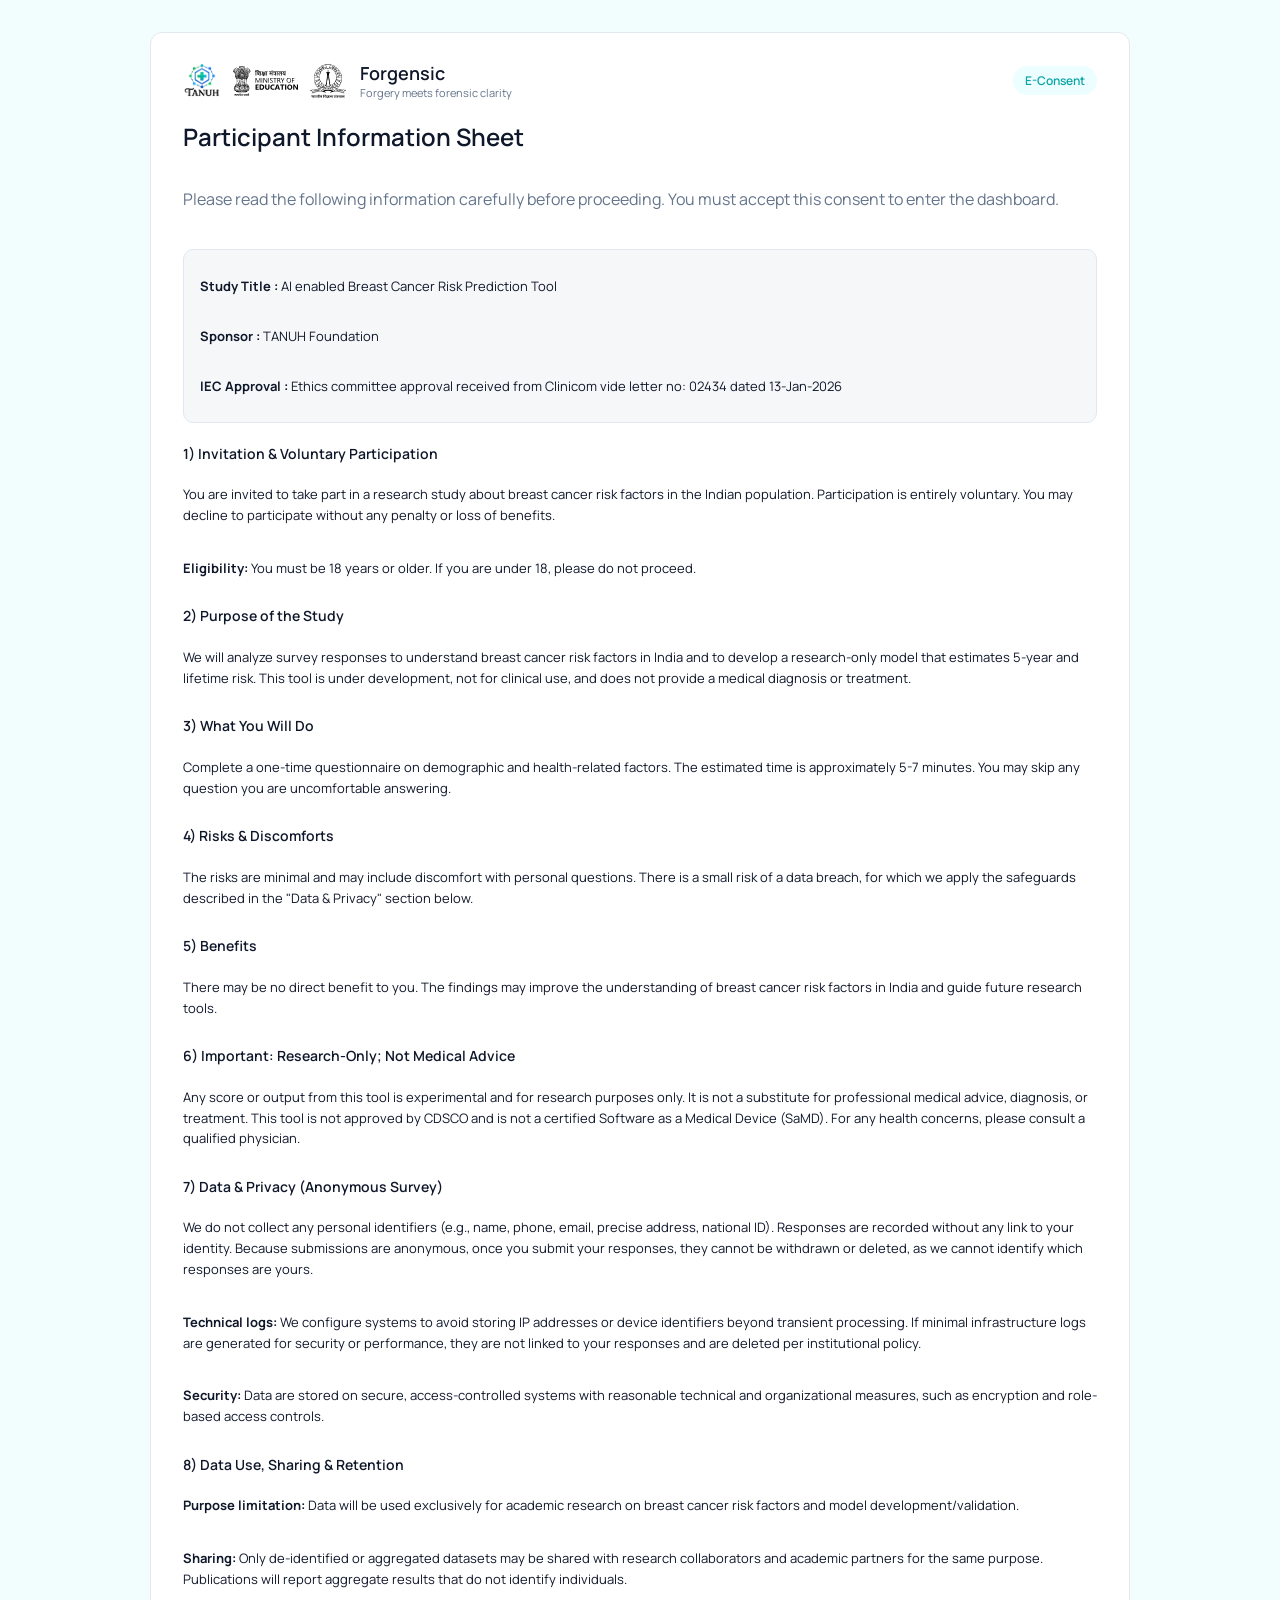
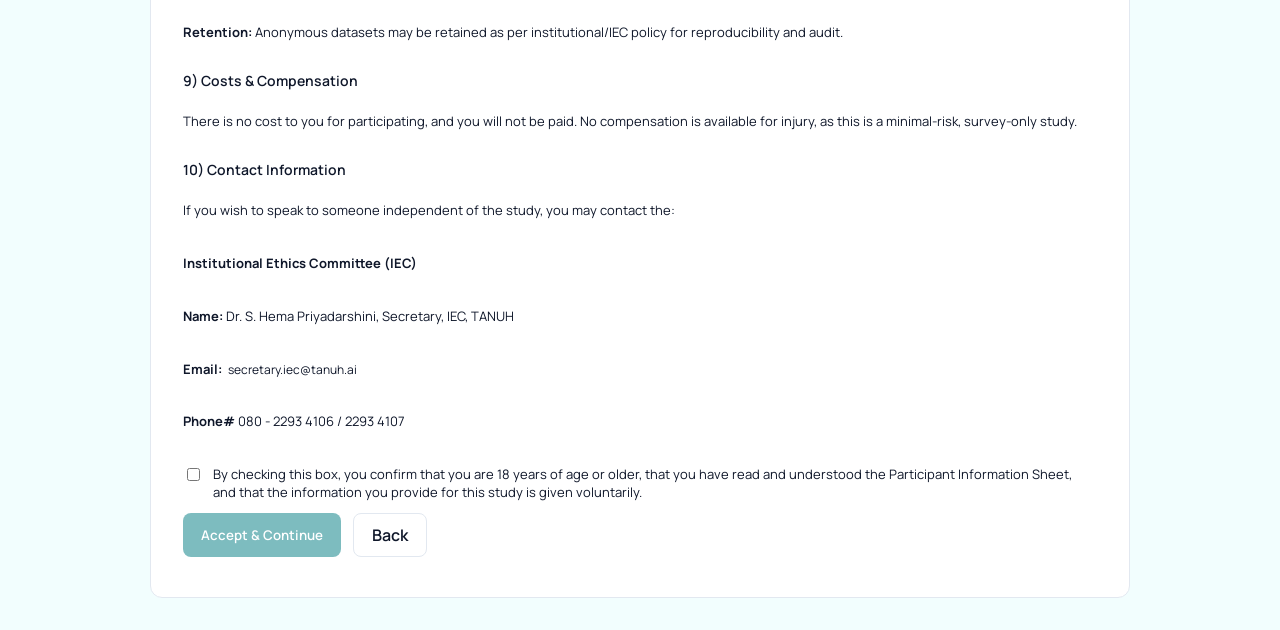
<file: frontend/consent.html>
<!DOCTYPE html>
<html lang="en">
  <head>
    <meta charset="utf-8" />
    <meta name="viewport" content="width=device-width, initial-scale=1" />
    <title>Forgensic E-Consent</title>
    <link rel="preconnect" href="https://fonts.googleapis.com" />
    <link rel="preconnect" href="https://fonts.gstatic.com" crossorigin />
    <link href="https://fonts.googleapis.com/css2?family=Manrope:wght@400;500;600;700&display=swap" rel="stylesheet" />
    <link rel="stylesheet" href="styles.css" />
  </head>
  <body data-page="consent">
    <div class="consent">
      <div class="consent-card">
        <header class="consent-header">
          <div class="brand brand-logos" aria-label="Forgensic home">
            <div class="logo-row" aria-hidden="true">
              <img class="logo-img logo-tanuh" src="logos/tanuh_logo.png" alt="" />
              <img class="logo-img logo-moe" src="logos/MoE_Logo.svg" alt="" />
              <img class="logo-img logo-iisc" src="logos/IISc_Logo.png" alt="" />
            </div>
            <div class="brand-text">
              <div class="brand-name" id="brand-name">Forgensic</div>
              <div class="brand-sub" id="brand-sub">Forgery meets forensic clarity</div>
            </div>
          </div>
          <span class="badge ghost">E-Consent</span>
        </header>

        <section class="consent-intro">
          <h1>Participant Information Sheet</h1>
          <p class="lead">Please read the following information carefully before proceeding. You must accept this consent to enter the dashboard.</p>
        </section>

        <section class="consent-meta">
          <p><strong>Study Title :</strong> AI enabled Breast Cancer Risk Prediction Tool</p>
          <p><strong>Sponsor :</strong> TANUH Foundation</p>
          <p><strong>IEC Approval :</strong> Ethics committee approval received from Clinicom vide letter no: 02434 dated 13-Jan-2026</p>
        </section>

        <section class="consent-body">
          <div class="consent-section">
            <h3>1) Invitation & Voluntary Participation</h3>
            <p>You are invited to take part in a research study about breast cancer risk factors in the Indian population. Participation is entirely voluntary. You may decline to participate without any penalty or loss of benefits.</p>
            <p><strong>Eligibility:</strong> You must be 18 years or older. If you are under 18, please do not proceed.</p>
          </div>
          <div class="consent-section">
            <h3>2) Purpose of the Study</h3>
            <p>We will analyze survey responses to understand breast cancer risk factors in India and to develop a research-only model that estimates 5-year and lifetime risk. This tool is under development, not for clinical use, and does not provide a medical diagnosis or treatment.</p>
          </div>
          <div class="consent-section">
            <h3>3) What You Will Do</h3>
            <p>Complete a one-time questionnaire on demographic and health-related factors. The estimated time is approximately 5-7 minutes. You may skip any question you are uncomfortable answering.</p>
          </div>
          <div class="consent-section">
            <h3>4) Risks & Discomforts</h3>
            <p>The risks are minimal and may include discomfort with personal questions. There is a small risk of a data breach, for which we apply the safeguards described in the "Data & Privacy" section below.</p>
          </div>
          <div class="consent-section">
            <h3>5) Benefits</h3>
            <p>There may be no direct benefit to you. The findings may improve the understanding of breast cancer risk factors in India and guide future research tools.</p>
          </div>
          <div class="consent-section">
            <h3>6) Important: Research-Only; Not Medical Advice</h3>
            <p>Any score or output from this tool is experimental and for research purposes only. It is not a substitute for professional medical advice, diagnosis, or treatment. This tool is not approved by CDSCO and is not a certified Software as a Medical Device (SaMD). For any health concerns, please consult a qualified physician.</p>
          </div>
          <div class="consent-section">
            <h3>7) Data & Privacy (Anonymous Survey)</h3>
            <p>We do not collect any personal identifiers (e.g., name, phone, email, precise address, national ID). Responses are recorded without any link to your identity. Because submissions are anonymous, once you submit your responses, they cannot be withdrawn or deleted, as we cannot identify which responses are yours.</p>
            <p><strong>Technical logs:</strong> We configure systems to avoid storing IP addresses or device identifiers beyond transient processing. If minimal infrastructure logs are generated for security or performance, they are not linked to your responses and are deleted per institutional policy.</p>
            <p><strong>Security:</strong> Data are stored on secure, access-controlled systems with reasonable technical and organizational measures, such as encryption and role-based access controls.</p>
          </div>
          <div class="consent-section">
            <h3>8) Data Use, Sharing & Retention</h3>
            <p><strong>Purpose limitation:</strong> Data will be used exclusively for academic research on breast cancer risk factors and model development/validation.</p>
            <p><strong>Sharing:</strong> Only de-identified or aggregated datasets may be shared with research collaborators and academic partners for the same purpose. Publications will report aggregate results that do not identify individuals.</p>
            <p><strong>Retention:</strong> Anonymous datasets may be retained as per institutional/IEC policy for reproducibility and audit.</p>
          </div>
          <div class="consent-section">
            <h3>9) Costs & Compensation</h3>
            <p>There is no cost to you for participating, and you will not be paid. No compensation is available for injury, as this is a minimal-risk, survey-only study.</p>
          </div>
          <div class="consent-section">
            <h3>10) Contact Information</h3>
            <p>If you wish to speak to someone independent of the study, you may contact the:</p>
            <p><strong>Institutional Ethics Committee (IEC)</strong></p>
            <p><strong>Name:</strong> Dr. S. Hema Priyadarshini, Secretary, IEC, TANUH</p>
            <p><strong>Email:</strong> <a class="footer-link inline" href="mailto:secretary.iec@tanuh.ai" title="Email IEC">secretary.iec@tanuh.ai</a></p>
            <p><strong>Phone#</strong> 080 - 2293 4106 / 2293 4107</p>
          </div>
        </section>

        <form class="consent-actions" id="consent-form">
          <label class="consent-check">
            <input type="checkbox" id="consent-check" />
            <span>By checking this box, you confirm that you are 18 years of age or older, that you have read and understood the Participant Information Sheet, and that the information you provide for this study is given voluntarily.</span>
          </label>
          <div class="consent-buttons">
            <button class="btn btn-primary" id="consent-accept" type="submit" disabled>Accept &amp; Continue</button>
            <a class="btn btn-ghost" href="index.html">Back</a>
          </div>
          <div class="card-meta" id="consent-status"></div>
        </form>
      </div>
    </div>

    <script type="module" src="config.js"></script>
    <script type="module" src="consent.js"></script>
  </body>
</html>
</file>
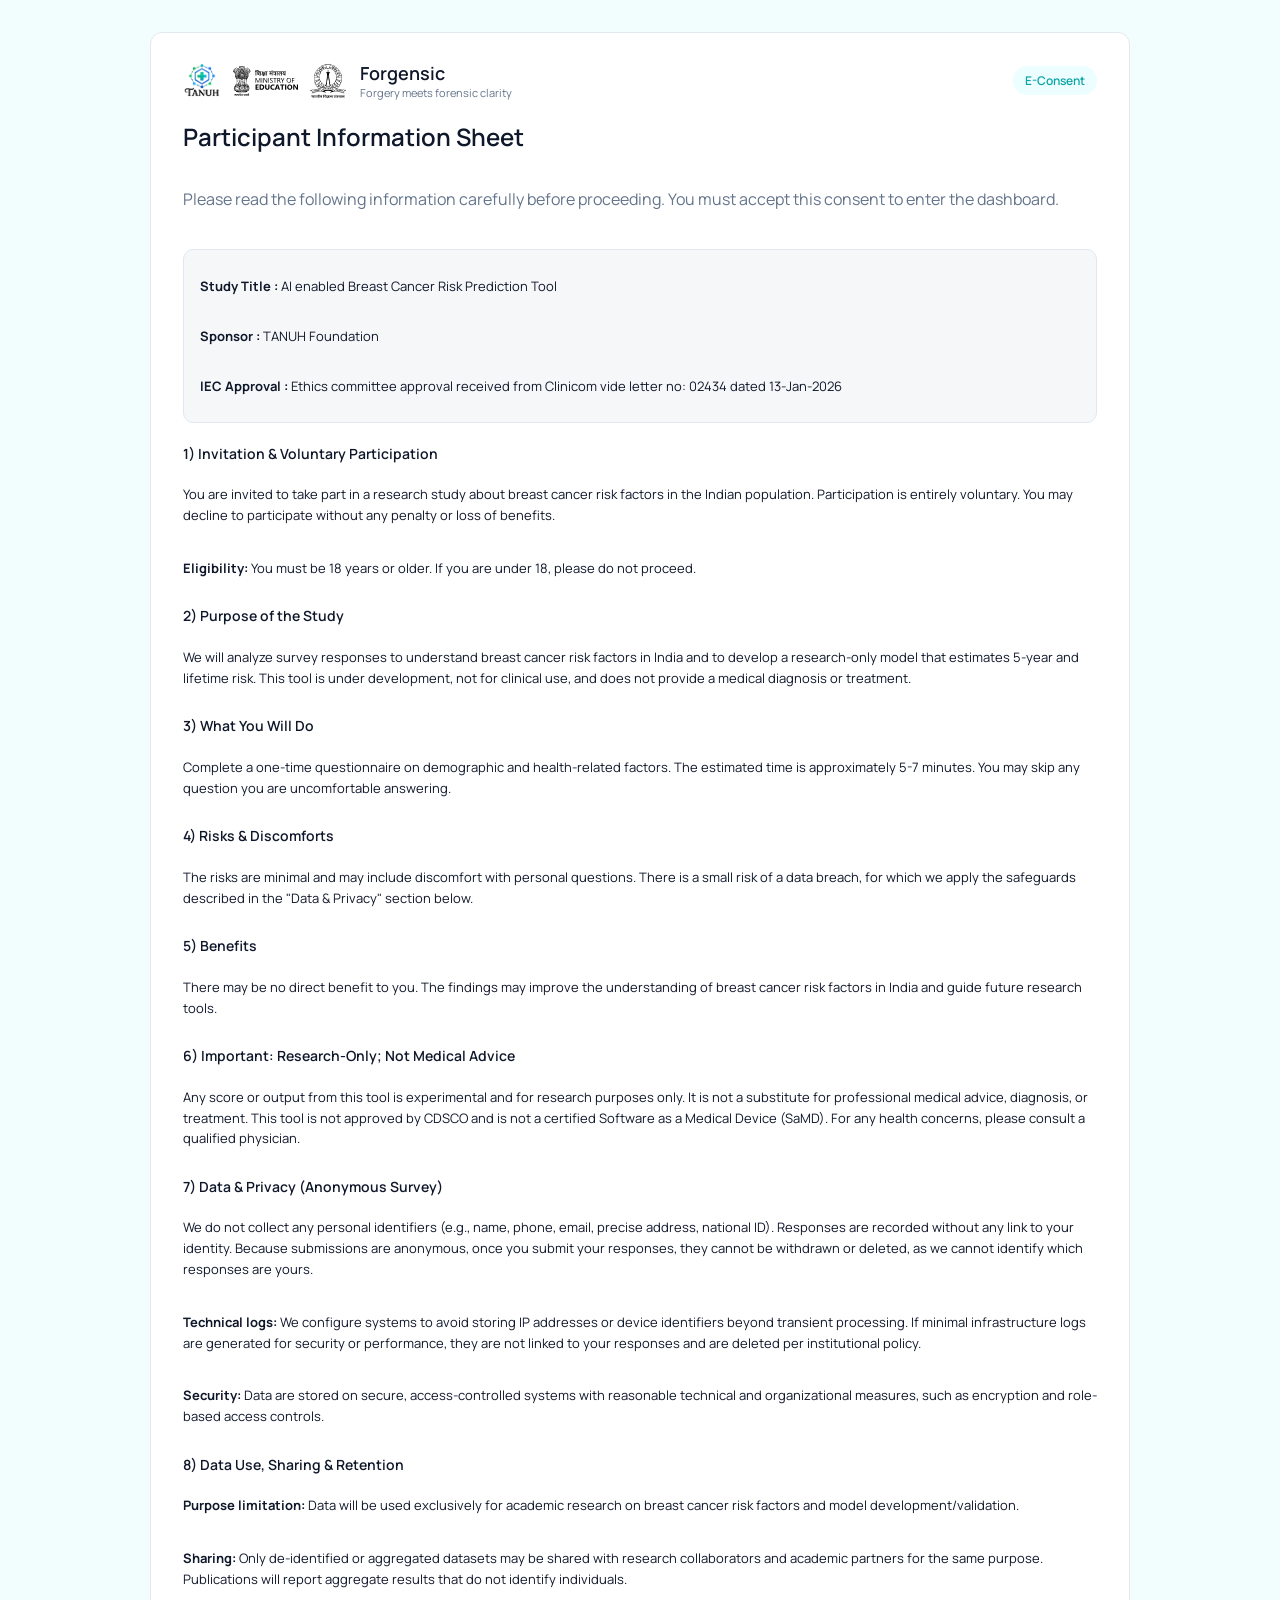
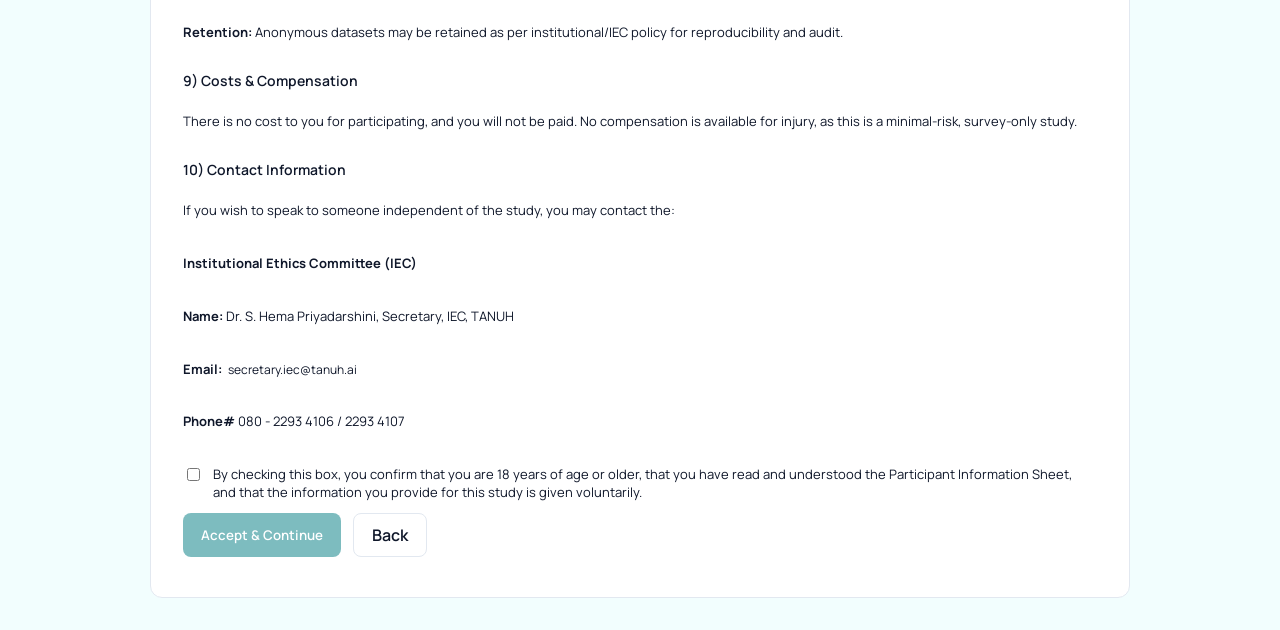
<file: frontend/questionnaire.html>
<!DOCTYPE html>
<html lang="en">
  <head>
    <meta charset="utf-8" />
    <meta name="viewport" content="width=device-width, initial-scale=1" />
    <title>Forgensic Questionnaire</title>
    <link rel="preconnect" href="https://fonts.googleapis.com" />
    <link rel="preconnect" href="https://fonts.gstatic.com" crossorigin />
    <link href="https://fonts.googleapis.com/css2?family=Manrope:wght@400;500;600;700&display=swap" rel="stylesheet" />
    <link rel="stylesheet" href="styles.css" />
  </head>
  <body data-page="questionnaire">
    <div class="questionnaire">
      <div class="questionnaire-card">
        <header class="hero-row">
          <div class="brand brand-logos" aria-label="Forgensic home">
            <div class="logo-row" aria-hidden="true">
              <img class="logo-img logo-tanuh" src="logos/tanuh_logo.png" alt="" />
              <img class="logo-img logo-moe" src="logos/MoE_Logo.svg" alt="" />
              <img class="logo-img logo-iisc" src="logos/IISc_Logo.png" alt="" />
            </div>
            <div class="brand-text">
              <div class="brand-name" id="brand-name">Forgensic</div>
              <div class="brand-sub" id="brand-sub">Forgery meets forensic clarity</div>
            </div>
          </div>
          <span class="badge ghost">Participant intake</span>
        </header>

        <section>
          <div class="kicker">Questionnaire</div>
          <h1>Document Integrity Research Intake</h1>
          <p class="lead">Complete this short questionnaire to access the Forgensic console. Your answers help us improve model quality, safety, and deployment readiness.</p>
        </section>

        <section class="questionnaire-grid">
          <div class="questionnaire-section">
            <h3>1) Purpose</h3>
            <p>We collect non-identifying operational details to understand how document forgery detection is used across industries and regions. This helps us prioritize model improvements and reporting.</p>
            <h3>2) What You Will Do</h3>
            <p>Answer a short set of questions about your organization and document types. This takes about 2-3 minutes.</p>
            <h3>3) Data & Privacy</h3>
            <p>No personal identifiers are required. Do not upload sensitive personal data in the questionnaire. Responses are stored locally in your browser unless you choose to submit them to your organization.</p>
            <h3>4) Research-Only Notice</h3>
            <p>This tool provides decision support and does not replace human review. All outputs require verification by a qualified reviewer.</p>
          </div>

          <form class="questionnaire-form" id="questionnaire-form">
            <div class="form-field">
              <label for="org-type">Organization type</label>
              <select id="org-type" name="org_type" data-required>
                <option value="">Select one</option>
                <option value="financial">Financial services / Banking</option>
                <option value="government">Government / Public sector</option>
                <option value="education">Education / Admissions</option>
                <option value="healthcare">Healthcare / Insurance</option>
                <option value="enterprise">Enterprise / Corporate security</option>
                <option value="other">Other</option>
              </select>
            </div>

            <div class="form-field">
              <label for="role">Your role</label>
              <input id="role" name="role" type="text" placeholder="Risk analyst, compliance lead, etc." data-required />
            </div>

            <div class="form-field">
              <label for="use-case">Primary use case</label>
              <input id="use-case" name="use_case" type="text" placeholder="Loan onboarding, KYC, admissions, etc." data-required />
            </div>

            <div class="form-field">
              <label for="doc-types">Document types reviewed</label>
              <input id="doc-types" name="doc_types" type="text" placeholder="Bank statements, IDs, invoices" data-required />
            </div>

            <div class="form-field">
              <label for="volume">Approximate monthly volume</label>
              <select id="volume" name="monthly_volume" data-required>
                <option value="">Select one</option>
                <option value="under-100">Under 100</option>
                <option value="100-500">100 - 500</option>
                <option value="500-2000">500 - 2,000</option>
                <option value="2000-plus">2,000+</option>
              </select>
            </div>

            <div class="form-field">
              <label for="region">Region</label>
              <input id="region" name="region" type="text" placeholder="India, APAC, Global" data-required />
            </div>

            <div class="form-field">
              <label for="notes">Additional notes (optional)</label>
              <textarea id="notes" name="notes" placeholder="Any operational constraints or expectations"></textarea>
            </div>

            <label class="consent-row">
              <input type="checkbox" id="consent-check" />
              <span>I confirm that I am authorized to submit documents for analysis and I understand that this system provides decision support, not a final forensic determination.</span>
            </label>

            <div class="questionnaire-actions">
              <button class="btn btn-primary" id="questionnaire-submit" type="submit" disabled>Accept & Continue</button>
              <a class="btn btn-ghost" href="index.html">Back to landing</a>
            </div>

            <div class="card-meta" id="questionnaire-status"></div>
          </form>
        </section>
      </div>
    </div>

    <script type="module" src="config.js"></script>
    <script type="module" src="questionnaire.js"></script>
  </body>
</html>
</file>
<file: frontend/styles.css>
:root {
  --bg: #F2FEFE;
  --bg-2: #f6f7f9;
  --ink: #0f172a;
  --muted: #64748b;
  --surface: #ffffff;
  --surface-2: #f6f7f9;
  --accent: #14868C;
  --accent-2: #0ea5a4;
  --accent-3: #0f172a;
  --border: #e2e8f0;
  --shadow: 0 4px 14px rgba(15, 23, 42, 0.06);
  --radius: 12px;
  --radius-lg: 14px;
}

* {
  box-sizing: border-box;
}

body {
  margin: 0;
  font-family: "Manrope", sans-serif;
  background: var(--bg);
  color: var(--ink);
  min-height: 100vh;
}

body::before {
  content: "";
  position: fixed;
  inset: 0;
  background-image: none;
  pointer-events: none;
  z-index: -1;
}

body[data-page="landing"] {
  overflow: auto;
}

h1, h2, h3 {
  font-family: "Manrope", sans-serif;
  font-weight: 600;
  margin: 0 0 12px;
}

a {
  color: inherit;
  text-decoration: none;
}

img {
  max-width: 100%;
  display: block;
}

.app-shell {
  min-height: 100vh;
  padding: 0 20px 0;
  display: flex;
  flex-direction: column;
  gap: 20px;
  max-width: 1200px;
  margin: 0 auto;
}

.topbar {
  background: #DAF3F4;
  border-radius: 0;
  padding: 14px 28px;
  display: flex;
  align-items: center;
  justify-content: space-between;
  gap: 16px;
  box-shadow: none;
  border: none;
  border-bottom: 1px solid #c6e4e6;
  position: sticky;
  top: 0;
  z-index: 10;
  width: 100vw;
  margin-left: calc(50% - 50vw);
}

.mobile-topbar {
  display: none;
  align-items: center;
  justify-content: center;
  background: #DAF3F4;
  border-radius: 0;
  padding: 12px 20px;
  box-shadow: none;
  border: none;
  border-bottom: 1px solid #c6e4e6;
  position: sticky;
  top: 0;
  z-index: 9;
  width: 100vw;
  margin-left: calc(50% - 50vw);
}

.mobile-topbar .brand {
  justify-content: center;
  text-align: center;
}

.brand {
  display: flex;
  align-items: center;
  gap: 10px;
  margin-left: 0;
}

.brand-logos {
  gap: 14px;
}

.brand-text {
  display: grid;
  gap: 0;
}

.logo-row {
  display: flex;
  align-items: center;
  gap: 12px;
  padding: 0;
  border-radius: 0;
  background: transparent;
  border: none;
  box-shadow: none;
}

.logo-img {
  height: 34px;
  width: auto;
  object-fit: contain;
  max-width: 128px;
}

.logo-img.logo-tanuh {
  height: 34px;
}

.logo-img.logo-moe {
  height: 30px;
}

.logo-img.logo-iisc {
  height: 36px;
}

.brand-mark {
  background: var(--accent-3);
  color: #fff;
  font-weight: 700;
  padding: 10px 12px;
  border-radius: 10px;
  letter-spacing: 1px;
}

.brand-name {
  font-size: 18px;
  font-weight: 600;
}

.brand-sub {
  font-size: 11px;
  color: var(--muted);
}

.nav {
  display: flex;
  flex-wrap: wrap;
  gap: 14px;
  margin-left: 24px;
  margin-right: 24px;
  flex: 1;
  justify-content: flex-end;
  align-items: center;
  order: 2;
}

.nav-link {
  padding: 8px 12px;
  border-radius: 8px;
  font-weight: 600;
  color: var(--muted);
  transition: all 0.2s ease;
  border: 1px solid transparent;
  background: transparent;
}

.nav-link:hover {
  color: var(--ink);
  border-color: rgba(20, 134, 140, 0.45);
  background: rgba(20, 134, 140, 0.08);
}

.nav-link.active {
  background: rgba(20, 134, 140, 0.14);
  color: var(--ink);
  border-color: #14868C;
}

.top-actions {
  display: flex;
  align-items: center;
  gap: 8px;
  margin-left: 0;
  min-width: 0;
  justify-content: flex-end;
  order: 3;
  flex-shrink: 0;
}

.auth-hidden {
  visibility: hidden;
  opacity: 0;
  pointer-events: none;
}

.user-chip {
  display: inline-flex;
  align-items: center;
  gap: 8px;
  background: var(--surface-2);
  border: 1px solid var(--border);
  padding: 6px 12px;
  border-radius: 8px;
  font-size: 12px;
}

.user-dot {
  width: 8px;
  height: 8px;
  border-radius: 50%;
  background: var(--accent-2);
  box-shadow: 0 0 8px rgba(14, 165, 164, 0.35);
}

.banner {
  background: var(--surface-2);
  border-radius: 8px;
  border: 1px solid var(--border);
  padding: 10px 16px;
  font-size: 13px;
  opacity: 0;
  transform: translateY(-6px);
  transition: opacity 0.3s ease, transform 0.3s ease;
}

.banner.visible {
  opacity: 1;
  transform: translateY(0);
}

.banner.hidden {
  display: none;
}

.main {
  display: flex;
  flex-direction: column;
  gap: 24px;
}

.kicker {
  text-transform: uppercase;
  letter-spacing: 1.6px;
  font-size: 11px;
  color: var(--muted);
}

.page-hero {
  background: var(--surface);
  padding: 24px;
  border-radius: var(--radius);
  display: grid;
  grid-template-columns: 1.1fr 0.9fr;
  gap: 24px;
  box-shadow: none;
  border: 1px solid var(--border);
}

.page-hero.compact {
  grid-template-columns: 1fr;
}

.page-hero.slim {
  padding: 18px 20px;
}

.hero-row {
  display: flex;
  align-items: center;
  justify-content: space-between;
  gap: 18px;
  flex-wrap: wrap;
}

.hero-steps {
  display: flex;
  gap: 8px;
  flex-wrap: wrap;
}

.step-chip {
  padding: 6px 12px;
  border-radius: 999px;
  background: var(--surface-2);
  font-size: 12px;
  font-weight: 600;
}

.lead {
  color: var(--muted);
  line-height: 1.6;
}

.team-line {
  display: flex;
  flex-wrap: wrap;
  gap: 6px;
  align-items: center;
}

.team-link {
  color: var(--accent-3);
  font-weight: 600;
  border-bottom: 1px solid rgba(15, 23, 42, 0.15);
  transition: color 0.2s ease, border-color 0.2s ease;
}

.team-link:hover {
  color: var(--accent);
  border-color: rgba(29, 78, 216, 0.5);
}

.team-sep {
  color: rgba(16, 42, 67, 0.35);
}

.stat-grid {
  display: grid;
  gap: 12px;
}

.stat-card {
  background: var(--surface);
  padding: 14px;
  border-radius: var(--radius);
  box-shadow: none;
  border: 1px solid var(--border);
}

.stat-label {
  font-size: 12px;
  color: var(--muted);
}

.stat-value {
  font-size: 18px;
  font-weight: 600;
}

.card {
  background: var(--surface);
  border-radius: var(--radius);
  padding: 18px;
  box-shadow: none;
  border: 1px solid var(--border);
}

.card-header {
  display: flex;
  justify-content: space-between;
  align-items: center;
  gap: 12px;
  margin-bottom: 12px;
}

.card-title {
  font-weight: 600;
}

.card-meta {
  font-size: 12px;
  color: var(--muted);
}

.badge {
  padding: 6px 12px;
  border-radius: 999px;
  font-size: 12px;
  font-weight: 600;
  background: #eef2ff;
  color: var(--accent);
}

.badge.ghost {
  background: #ecfeff;
  color: var(--accent-2);
}

.btn {
  border: none;
  padding: 10px 18px;
  border-radius: 8px;
  font-weight: 600;
  cursor: pointer;
  transition: background 0.2s ease, color 0.2s ease, border-color 0.2s ease;
  font-family: inherit;
}

.btn-primary {
  background: var(--accent);
  color: #fff;
  box-shadow: none;
}

.btn-ghost {
  background: #fff;
  border: 1px solid var(--border);
  color: var(--ink);
}

.btn:hover {
  transform: none;
}

.btn:disabled {
  opacity: 0.55;
  cursor: not-allowed;
  transform: none;
  box-shadow: none;
}

.dashboard-grid {
  display: grid;
  gap: 18px;
}

.dashboard-grid.primary {
  grid-template-columns: 1.2fr 0.8fr;
  align-items: stretch;
}

.dashboard-grid .card {
  animation: rise 0.35s ease;
}

.upload-card {
  display: flex;
  flex-direction: column;
  gap: 12px;
}

.preview-card {
  display: flex;
  flex-direction: column;
  gap: 12px;
}

.preview-card .preview-viewer {
  flex: 1;
}

.upload-drop {
  display: flex;
  gap: 12px;
  align-items: center;
  border: 1px dashed var(--border);
  padding: 20px;
  border-radius: var(--radius);
  cursor: pointer;
  background: var(--surface-2);
  transition: all 0.2s ease;
}

.upload-drop.dragover {
  border-color: var(--accent-2);
  background: #eefbf9;
}

.upload-drop:hover {
  border-color: var(--accent);
}

.upload-drop input {
  display: none;
}

.drop-art {
  width: 54px;
  height: 68px;
  border-radius: 10px;
  background: #fff;
  border: 1px solid var(--border);
  position: relative;
  box-shadow: none;
  transform: rotate(-2deg);
}

.drop-art::before {
  content: "";
  position: absolute;
  left: 10px;
  right: 10px;
  top: 18px;
  height: 2px;
  background: rgba(16, 42, 67, 0.12);
  box-shadow: 0 10px 0 rgba(16, 42, 67, 0.12), 0 20px 0 rgba(16, 42, 67, 0.12);
}

.drop-art::after {
  content: "";
  position: absolute;
  top: 0;
  right: 0;
  width: 18px;
  height: 18px;
  background: linear-gradient(135deg, rgba(16, 42, 67, 0.18) 0 50%, transparent 50%);
  border-top-right-radius: 10px;
}

.drop-copy {
  display: grid;
  gap: 4px;
}

.drop-title {
  font-weight: 600;
}

.drop-sub {
  font-size: 12px;
  color: var(--muted);
}

.file-row {
  display: flex;
  justify-content: space-between;
  margin-top: 12px;
  font-size: 12px;
  color: var(--muted);
}

.camera-row {
  display: none;
  gap: 12px;
  align-items: center;
  margin-top: 10px;
}

.camera-row input {
  display: none;
}

.toggle-row {
  display: flex;
  justify-content: space-between;
  align-items: center;
  margin-top: 16px;
  gap: 12px;
}

.toggle-row.toggle-row-compact {
  margin-top: 8px;
  justify-content: flex-start;
}

.toggle {
  display: flex;
  align-items: center;
  gap: 8px;
  font-size: 12px;
}

.status-pill {
  margin-top: 14px;
  background: var(--surface-2);
  border-radius: 8px;
  border: 1px solid var(--border);
  padding: 10px 12px;
  font-size: 12px;
}

.progress {
  width: 100%;
  height: 10px;
  background: #e2e8f0;
  border-radius: 999px;
  overflow: hidden;
}

.progress-bar {
  height: 100%;
  width: 0%;
  background: linear-gradient(90deg, var(--accent), var(--accent-2));
  transition: width 0.3s ease;
}

.status-foot {
  margin-top: 12px;
  font-size: 13px;
}

#inference-time {
  margin-top: 6px;
}

.helper-text {
  margin-top: 6px;
  font-size: 12px;
  color: var(--muted);
}

.summary-grid {
  display: grid;
  grid-template-columns: repeat(auto-fit, minmax(120px, 1fr));
  gap: 10px;
}

.summary-tile {
  background: var(--surface-2);
  border-radius: 10px;
  border: 1px solid var(--border);
  padding: 10px;
  font-size: 12px;
}

.processing-inline {
  display: grid;
  gap: 10px;
  margin-top: 4px;
}

.processing-inline .progress {
  width: 100%;
}

.recent-list {
  display: grid;
  gap: 10px;
}


.recent-item {
  background: var(--surface-2);
  border-radius: 10px;
  border: 1px solid var(--border);
  padding: 12px 14px;
  display: flex;
  justify-content: space-between;
  align-items: center;
  font-size: 12px;
  cursor: pointer;
  transition: transform 0.2s ease, box-shadow 0.2s ease;
}

.history-item {
  background: var(--surface-2);
  border-radius: 10px;
  border: 1px solid var(--border);
  padding: 12px 14px;
  display: grid;
  grid-template-columns: auto 1fr auto;
  gap: 12px;
  align-items: center;
  font-size: 12px;
  cursor: pointer;
  transition: transform 0.2s ease, box-shadow 0.2s ease;
}

.history-thumb {
  width: 64px;
  height: 84px;
  border-radius: 10px;
  background: #fff;
  border: 1px solid var(--border);
  position: relative;
  overflow: hidden;
  flex-shrink: 0;
}

.history-thumb img {
  width: 100%;
  height: 100%;
  object-fit: cover;
  display: none;
  position: relative;
  z-index: 2;
}

.history-thumb.has-image img {
  display: block;
}

.history-thumb .doc-silhouette {
  width: 100%;
  height: 100%;
  border-radius: 10px;
  transform: rotate(-1deg);
  opacity: 0.65;
}

.history-thumb .doc-corner {
  width: 26px;
  height: 26px;
  border-top-right-radius: 10px;
}

.history-main {
  display: grid;
  gap: 4px;
}

.history-item:hover {
  transform: translateY(-1px);
  box-shadow: none;
}

.history-actions {
  display: flex;
  align-items: center;
  gap: 10px;
}

.btn-mini {
  padding: 6px 12px;
  font-size: 12px;
}

.review-grid {
  display: grid;
  grid-template-columns: 2fr 1fr;
  gap: 18px;
}

.review-toolbar {
  display: flex;
  align-items: center;
  gap: 12px;
  flex-wrap: wrap;
  background: var(--surface);
  border-radius: var(--radius);
  padding: 12px 16px;
  box-shadow: none;
  border: 1px solid var(--border);
}

.review-toolbar label {
  font-size: 12px;
  text-transform: uppercase;
  letter-spacing: 1px;
  color: var(--muted);
}

.review-toolbar select {
  min-width: 220px;
  padding: 8px 12px;
  border-radius: 8px;
  border: 1px solid var(--border);
  font-family: inherit;
  background: #fff;
}

.viewer {
  position: relative;
  min-height: 260px;
  height: clamp(260px, 52vh, 520px);
  border-radius: var(--radius);
  overflow: hidden;
  background: var(--surface-2);
  border: 1px solid var(--border);
  display: flex;
  align-items: center;
  justify-content: center;
  isolation: isolate;
}

.scan-logo {
  position: absolute;
  width: 68px;
  height: 68px;
  opacity: 0;
  z-index: 5;
  filter: drop-shadow(0 8px 16px rgba(0, 0, 0, 0.35));
  animation: scanSpin 2.4s ease-in-out infinite;
  pointer-events: none;
}

.preview-card.scanning .scan-logo {
  opacity: 0.9;
}

.preview-viewer {
  min-height: 220px;
  height: clamp(220px, 42vh, 360px);
}

.review-card .viewer {
  height: clamp(320px, 65vh, 700px);
}

.viewer img {
  max-width: 100%;
  max-height: 100%;
  display: none;
  position: relative;
  z-index: 3;
  height: auto;
  width: auto;
  object-fit: contain;
}

.viewer-empty {
  color: var(--muted);
  position: relative;
  z-index: 3;
}

.doc-silhouette {
  position: absolute;
  width: clamp(220px, 56%, 360px);
  height: clamp(260px, 74%, 440px);
  border-radius: 12px;
  background: rgba(15, 23, 42, 0.04);
  border: 1px dashed var(--border);
  box-shadow: none;
  opacity: 1;
  z-index: 1;
  transform: rotate(-1.5deg);
  pointer-events: none;
}

.doc-silhouette .doc-corner {
  position: absolute;
  top: 0;
  right: 0;
  width: 42px;
  height: 42px;
  background: linear-gradient(135deg, rgba(15, 23, 42, 0.12), rgba(255, 255, 255, 0));
  clip-path: polygon(0 0, 100% 0, 100% 100%);
  border-top-right-radius: 14px;
}

.scan-overlay {
  position: absolute;
  inset: -35% 0;
  background: linear-gradient(180deg, transparent 0%, rgba(14, 165, 164, 0.18) 40%, rgba(29, 78, 216, 0.2) 55%, transparent 80%);
  opacity: 0;
  pointer-events: none;
  z-index: 2;
  mix-blend-mode: screen;
}

.viewer.scan-on .scan-overlay {
  opacity: 0.24;
  animation: scanSweep 2.8s linear infinite;
}

.viewer.has-image .doc-silhouette {
  opacity: 0.35;
  transform: scale(0.98);
}

.viewer.has-image .scan-overlay {
  opacity: 0.16;
}

.overlay {
  position: absolute;
  top: 0;
  left: 0;
  width: 100%;
  height: 100%;
  pointer-events: auto;
  z-index: 4;
}

.scan-layer {
  position: absolute;
  inset: -40% 0;
  background: linear-gradient(180deg, transparent 0%, rgba(14, 165, 164, 0.14) 40%, rgba(29, 78, 216, 0.2) 55%, transparent 80%);
  opacity: 0;
  transform: translateY(-60%);
  pointer-events: none;
  z-index: 2;
}

.preview-card.scanning .scan-layer {
  opacity: 1;
  animation: scanSweep 1.8s linear infinite;
}

.preview-card.scanning .viewer-empty {
  color: rgba(255, 255, 255, 0.85);
}

.preview-viewer .overlay {
  pointer-events: none;
}

.box {
  position: absolute;
  border: 2px solid rgba(29, 78, 216, 0.85);
  background: rgba(29, 78, 216, 0.12);
  border-radius: 6px;
  cursor: pointer;
  transition: transform 0.2s ease, box-shadow 0.2s ease;
}

.box.selected {
  transform: scale(1.01);
  box-shadow: 0 0 12px rgba(11, 31, 42, 0.3);
}

.legend {
  display: grid;
  gap: 8px;
}

.legend-item {
  display: flex;
  align-items: center;
  gap: 8px;
  font-size: 12px;
  color: var(--muted);
}

.legend-swatch {
  width: 12px;
  height: 12px;
  border-radius: 4px;
}

.review-panel textarea {
  width: 100%;
  min-height: 100px;
  border-radius: 8px;
  border: 1px solid var(--border);
  padding: 10px;
  font-family: inherit;
  resize: vertical;
}

.note-actions {
  display: flex;
  gap: 10px;
  margin-top: 10px;
}

.preview-footer {
  display: flex;
  justify-content: space-between;
  align-items: center;
  gap: 12px;
  margin-top: 12px;
  flex-wrap: wrap;
}

.preview-summary {
  display: grid;
  gap: 8px;
}

.history-grid {
  display: grid;
  grid-template-columns: 2fr 1fr;
  gap: 18px;
}

.history-list {
  display: grid;
  gap: 12px;
}

.stats-grid {
  display: grid;
  gap: 10px;
  margin-top: 12px;
}

.chart {
  display: grid;
  gap: 12px;
  margin-top: 16px;
}

.chart-row {
  display: grid;
  grid-template-columns: auto 1fr auto;
  align-items: center;
  gap: 10px;
  font-size: 12px;
}

.chart-bar {
  height: 10px;
  background: #e2e8f0;
  border-radius: 999px;
  overflow: hidden;
}

.chart-fill {
  height: 100%;
  background: linear-gradient(90deg, var(--accent-2), var(--accent));
}

.insight-grid {
  display: grid;
  grid-template-columns: repeat(auto-fit, minmax(220px, 1fr));
  gap: 16px;
}

.team-grid {
  display: grid;
  grid-template-columns: repeat(auto-fit, minmax(180px, 1fr));
  gap: 18px;
  margin-top: 16px;
}

.team-card {
  background: var(--surface);
  border: 1px solid var(--border);
  border-radius: 10px;
  padding: 16px;
  text-align: center;
  display: grid;
  gap: 6px;
}

.team-avatar {
  width: 110px;
  height: 110px;
  border-radius: 50%;
  margin: 0 auto 8px;
  background: #eef7f7;
  border: 1px dashed #b8dfe1;
  display: flex;
  align-items: center;
  justify-content: center;
  font-size: 11px;
  color: var(--muted);
  text-transform: uppercase;
  letter-spacing: 0.8px;
}

.team-avatar.has-photo {
  background-size: cover;
  background-position: center;
  border-style: solid;
  color: transparent;
}

.team-name {
  font-weight: 600;
  font-size: 14px;
}

.team-role {
  font-size: 12px;
  color: var(--muted);
}

.admin-grid {
  display: grid;
  grid-template-columns: 1fr 1fr;
  gap: 18px;
}

.admin-wide {
  grid-column: 1 / -1;
}

.admin-table {
  display: grid;
  gap: 10px;
  margin-top: 12px;
}

.admin-row {
  display: grid;
  grid-template-columns: 1.6fr 0.7fr 0.8fr 0.9fr;
  gap: 12px;
  align-items: center;
  padding: 12px 14px;
  border-radius: 10px;
  background: var(--surface-2);
  border: 1px solid var(--border);
  font-size: 12px;
}

.admin-row strong {
  display: block;
  font-size: 13px;
}

.admin-locked {
  display: block;
}

.bottom-nav {
  display: none;
  gap: 8px;
  justify-content: space-around;
  position: fixed;
  left: 16px;
  right: 16px;
  bottom: 16px;
  background: var(--surface);
  border-radius: 12px;
  padding: 10px;
  box-shadow: none;
  border: 1px solid var(--border);
  z-index: 12;
}

.bottom-link {
  font-weight: 600;
  color: var(--muted);
  padding: 6px 10px;
  border-radius: 8px;
}

.bottom-link.active {
  background: rgba(29, 78, 216, 0.12);
  color: var(--ink);
}

.desktop-footer {
  text-align: center;
  font-size: 12px;
  color: var(--muted);
  padding: 6px 0 16px;
}

.site-footer {
  background: #DAF3F4;
  border-top: 1px solid #c6e4e6;
  width: 100vw;
  margin-left: calc(50% - 50vw);
}

.footer-inner {
  max-width: 1200px;
  margin: 0 auto;
  padding: 28px 20px 20px;
  display: grid;
  grid-template-columns: 1.4fr 0.8fr 0.8fr;
  gap: 24px;
  color: var(--ink);
}

.footer-brand {
  display: grid;
  gap: 10px;
}

.footer-logo {
  height: 42px;
  width: auto;
  object-fit: contain;
}

.footer-title {
  font-weight: 700;
  font-size: 16px;
}

.footer-subtitle {
  font-size: 12px;
  color: var(--muted);
}

.footer-address,
.footer-contact {
  font-size: 12px;
  color: var(--ink);
  display: grid;
  gap: 4px;
}

.footer-copy {
  margin-top: 6px;
  font-size: 12px;
  color: var(--muted);
}

.footer-column {
  display: grid;
  align-content: start;
  gap: 10px;
}

.footer-heading {
  font-weight: 700;
  font-size: 12px;
}

.footer-links {
  display: grid;
  gap: 8px;
}

.footer-link {
  display: inline-flex;
  align-items: center;
  gap: 6px;
  padding: 6px 8px;
  border-radius: 8px;
  border: 1px solid transparent;
  color: var(--ink);
  font-size: 12px;
  line-height: 1.4;
  transition: transform 0.2s ease, box-shadow 0.2s ease, background 0.2s ease, border-color 0.2s ease;
}

.footer-link.inline {
  padding: 0 2px;
  border-radius: 4px;
}

.footer-link:hover {
  background: #ffffff;
  border-color: rgba(20, 134, 140, 0.35);
  transform: translateY(-2px);
  box-shadow: 0 6px 12px rgba(15, 23, 42, 0.08);
}

.modal {
  position: fixed;
  inset: 0;
  background: rgba(15, 23, 42, 0.45);
  display: flex;
  align-items: center;
  justify-content: center;
  z-index: 20;
}

.modal.hidden {
  display: none;
}

.modal-card {
  background: var(--surface);
  border-radius: 12px;
  padding: 24px;
  width: min(360px, 90vw);
  display: flex;
  flex-direction: column;
  gap: 10px;
  border: 1px solid var(--border);
}

.modal-card.modal-wide {
  width: min(720px, 92vw);
  gap: 16px;
  max-height: 90vh;
  overflow: auto;
}

.modal-head {
  display: flex;
  justify-content: space-between;
  align-items: center;
  gap: 12px;
}

.history-viewer {
  min-height: 240px;
  height: clamp(240px, 50vh, 420px);
}

.modal-card input {
  padding: 10px;
  border-radius: 8px;
  border: 1px solid var(--border);
  font-family: inherit;
}

.modal-actions {
  display: flex;
  gap: 10px;
}

.modal-error {
  font-size: 12px;
  color: #ef4444;
}

.toast {
  position: fixed;
  right: 24px;
  bottom: 24px;
  background: var(--surface);
  border-radius: 10px;
  padding: 12px 16px;
  box-shadow: none;
  border: 1px solid var(--border);
  font-size: 13px;
  z-index: 30;
}

.toast.hidden {
  display: none;
}

.toast[data-variant="error"] {
  border-left: 4px solid #ef4444;
}

.hidden {
  display: none;
}

.landing {
  min-height: 100vh;
  display: flex;
  align-items: center;
  justify-content: center;
  padding: 32px;
}

.questionnaire {
  min-height: 100vh;
  display: flex;
  align-items: flex-start;
  justify-content: center;
  padding: 32px;
}

.consent {
  min-height: 100vh;
  display: flex;
  align-items: flex-start;
  justify-content: center;
  padding: 32px;
}

.consent-card {
  width: min(980px, 94vw);
  background: var(--surface);
  border-radius: var(--radius);
  box-shadow: none;
  border: 1px solid var(--border);
  padding: 28px 32px;
  display: grid;
  gap: 20px;
}

.consent-header {
  display: flex;
  align-items: center;
  justify-content: space-between;
  gap: 16px;
  flex-wrap: wrap;
}

.consent-intro {
  display: grid;
  gap: 6px;
}

.consent-meta {
  background: var(--bg-2);
  border-radius: 10px;
  border: 1px solid var(--border);
  padding: 14px 16px;
  display: grid;
  gap: 6px;
  font-size: 13px;
}

.consent-body {
  display: grid;
  gap: 14px;
  font-size: 13px;
  color: var(--ink);
  line-height: 1.6;
}

.consent-section {
  display: grid;
  gap: 6px;
}

.consent-section h3 {
  font-size: 14px;
  margin: 0;
}

.consent-actions {
  display: grid;
  gap: 12px;
}

.consent-check {
  display: flex;
  gap: 10px;
  align-items: flex-start;
  font-size: 13px;
  color: var(--ink);
}

.consent-buttons {
  display: flex;
  gap: 12px;
  flex-wrap: wrap;
}

.questionnaire-card {
  width: min(1000px, 94vw);
  background: var(--surface);
  border-radius: var(--radius);
  box-shadow: none;
  border: 1px solid var(--border);
  padding: 28px 32px;
  display: grid;
  gap: 22px;
}

.questionnaire-grid {
  display: grid;
  grid-template-columns: 1.1fr 0.9fr;
  gap: 20px;
}

.questionnaire-section {
  background: var(--bg-2);
  border-radius: 10px;
  border: 1px solid var(--border);
  padding: 16px 18px;
  display: grid;
  gap: 10px;
  font-size: 13px;
  color: var(--muted);
}

.questionnaire-form {
  display: grid;
  gap: 12px;
}

.form-field {
  display: grid;
  gap: 6px;
}

.form-field label {
  font-size: 11px;
  text-transform: uppercase;
  letter-spacing: 1.2px;
  color: var(--muted);
}

.form-field input,
.form-field select,
.form-field textarea {
  border: 1px solid var(--border);
  border-radius: 8px;
  padding: 10px 12px;
  font-family: inherit;
  background: #fff;
}

.form-field textarea {
  min-height: 90px;
  resize: vertical;
}

.consent-row {
  display: flex;
  gap: 10px;
  align-items: flex-start;
  font-size: 13px;
  color: var(--ink);
}

.questionnaire-actions {
  display: flex;
  gap: 12px;
  flex-wrap: wrap;
}

.questionnaire-actions .btn {
  min-width: 180px;
}

.landing-card {
  width: min(1100px, 94vw);
  background: var(--surface);
  border-radius: var(--radius);
  box-shadow: none;
  border: 1px solid var(--border);
  padding: 32px 40px;
  display: flex;
  flex-direction: column;
  gap: 28px;
  position: relative;
  overflow: hidden;
}

.landing-card::after {
  content: none;
}

.landing-top {
  display: flex;
  justify-content: space-between;
  align-items: center;
  z-index: 1;
}

.landing-grid {
  display: grid;
  grid-template-columns: 1.2fr 0.8fr;
  gap: 28px;
  z-index: 1;
}

.landing-copy h1 {
  font-size: clamp(32px, 4vw, 44px);
}

.landing-actions {
  display: flex;
  gap: 12px;
  margin-top: 18px;
}

.landing-meta {
  margin-top: 16px;
  font-size: 12px;
  color: var(--muted);
}

.landing-error {
  margin-top: 10px;
  font-size: 12px;
  color: #ef4444;
}

.landing-panel {
  display: grid;
  gap: 12px;
}

.panel-card {
  background: var(--bg-2);
  border-radius: 10px;
  border: 1px solid var(--border);
  padding: 16px;
  box-shadow: none;
}

.panel-title {
  font-size: 12px;
  color: var(--muted);
}

.panel-value {
  font-size: 16px;
  font-weight: 600;
}

.page-controls {
  display: flex;
  gap: 8px;
}

.pulse-dot {
  width: 10px;
  height: 10px;
  border-radius: 50%;
  background: var(--accent);
  box-shadow: 0 0 10px rgba(29, 78, 216, 0.45);
  animation: pulse 1.6s ease-in-out infinite;
}

.hero-inline {
  display: flex;
  flex-wrap: wrap;
  gap: 8px;
  align-items: center;
}

@keyframes pulse {
  0% { transform: scale(1); opacity: 0.6; }
  50% { transform: scale(1.4); opacity: 1; }
  100% { transform: scale(1); opacity: 0.6; }
}

@keyframes rise {
  from { opacity: 0; transform: translateY(8px); }
  to { opacity: 1; transform: translateY(0); }
}

@keyframes scanSweep {
  0% { transform: translateY(-60%); }
  100% { transform: translateY(60%); }
}

@keyframes scanSpin {
  0% { transform: translateY(-8px) rotate(0deg) scale(0.95); opacity: 0.7; }
  50% { transform: translateY(6px) rotate(180deg) scale(1); opacity: 1; }
  100% { transform: translateY(-8px) rotate(360deg) scale(0.95); opacity: 0.7; }
}

@media (max-width: 980px) {
  .page-hero,
  .landing-grid,
  .review-grid,
  .history-grid,
  .admin-grid,
  .questionnaire-grid {
    grid-template-columns: 1fr;
  }

  .dashboard-grid.primary {
    grid-template-columns: 1fr;
  }

  .app-shell {
    padding-bottom: 48px;
  }

  .nav {
    width: 100%;
    justify-content: flex-start;
    margin-left: 0;
    order: 0;
  }

  .footer-inner {
    grid-template-columns: 1fr 1fr;
  }
}

@media (max-width: 820px) {
  .topbar {
    flex-direction: column;
    align-items: flex-start;
    gap: 12px;
  }

  .mobile-topbar {
    display: none;
  }

  .logo-row {
    gap: 6px;
    padding: 0;
  }

  .logo-img {
    height: 26px;
  }

  .logo-img.logo-moe {
    height: 24px;
  }

  .logo-img.logo-iisc {
    height: 28px;
  }

  .top-actions {
    width: 100%;
    justify-content: flex-start;
    flex-wrap: wrap;
    margin-left: 0;
    min-width: 0;
    order: 0;
  }

  h1 {
    font-size: 28px;
  }

  .card-title {
    font-size: 16px;
  }

  .card-meta,
  .lead {
    font-size: 13px;
  }

  .drop-title {
    font-size: 14px;
  }

  .camera-row {
    display: flex;
  }

  .review-toolbar {
    flex-direction: column;
    align-items: flex-start;
  }

  .review-toolbar select {
    width: 100%;
  }
}

@media (max-width: 720px) {
  body[data-page="landing"] {
    overflow: auto;
  }

  .landing {
    align-items: flex-start;
    padding: 16px;
  }

  .landing-card {
    padding: 20px;
    gap: 20px;
  }

  .questionnaire {
    padding: 16px;
  }

  .consent {
    padding: 16px;
  }

  .questionnaire-card {
    padding: 20px;
  }

  .consent-card {
    padding: 20px;
  }

  .landing-actions {
    flex-direction: column;
    align-items: flex-start;
  }

  .landing-actions .btn {
    width: 100%;
  }

  .consent-buttons .btn {
    width: 100%;
  }

  .landing-grid {
    gap: 16px;
  }

  .landing-panel {
    gap: 10px;
  }

  .panel-card {
    padding: 12px;
  }

  .history-item {
    grid-template-columns: 1fr;
    align-items: flex-start;
  }

  .history-actions {
    width: 100%;
    justify-content: space-between;
  }

  .team-avatar {
    width: 92px;
    height: 92px;
  }

  .footer-inner {
    grid-template-columns: 1fr;
    padding: 20px 16px 24px;
    gap: 18px;
  }

  .footer-logo {
    height: 36px;
  }

  .footer-links {
    grid-template-columns: repeat(2, minmax(0, 1fr));
    gap: 6px 10px;
  }

  .footer-link {
    padding: 6px 6px;
  }
}

@media (max-width: 520px) {
  .footer-links {
    grid-template-columns: 1fr;
  }
}

@media (prefers-reduced-motion: reduce) {
  * {
    animation: none !important;
    transition: none !important;
  }
}
</file>
